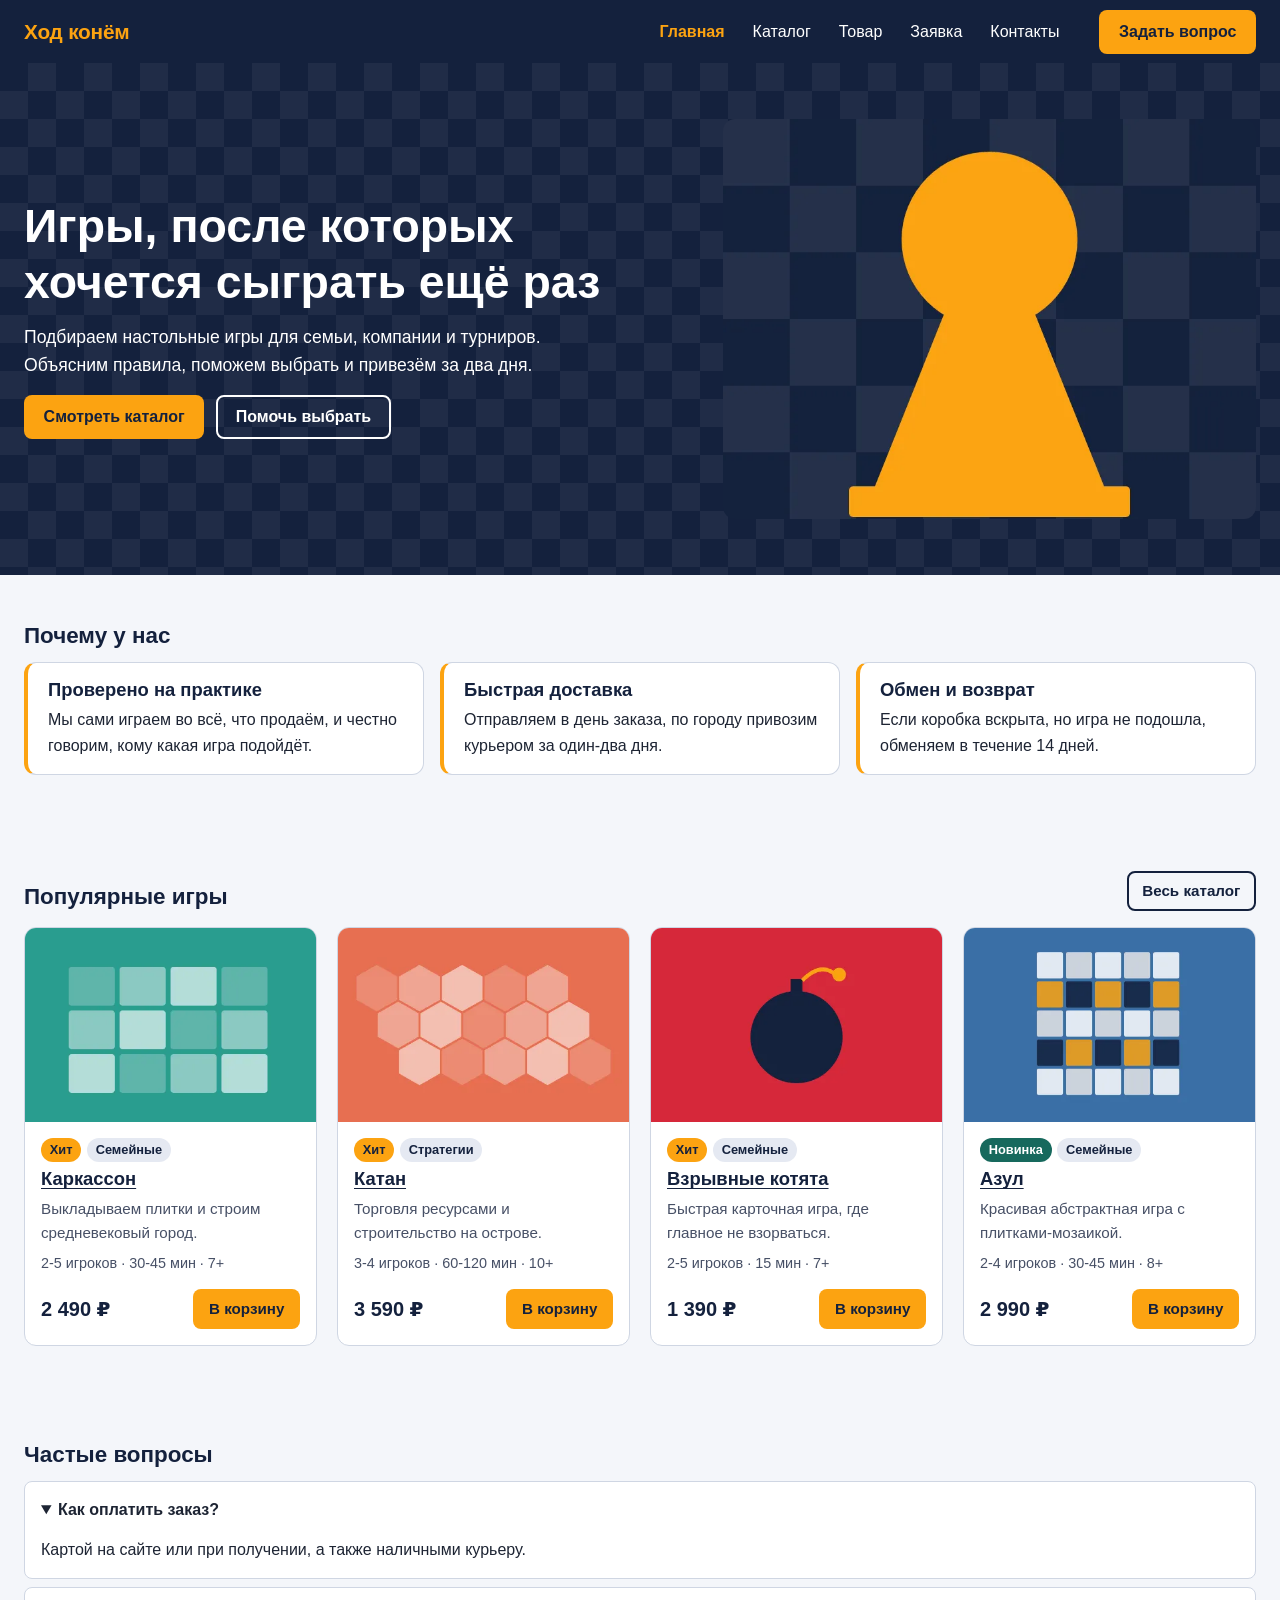
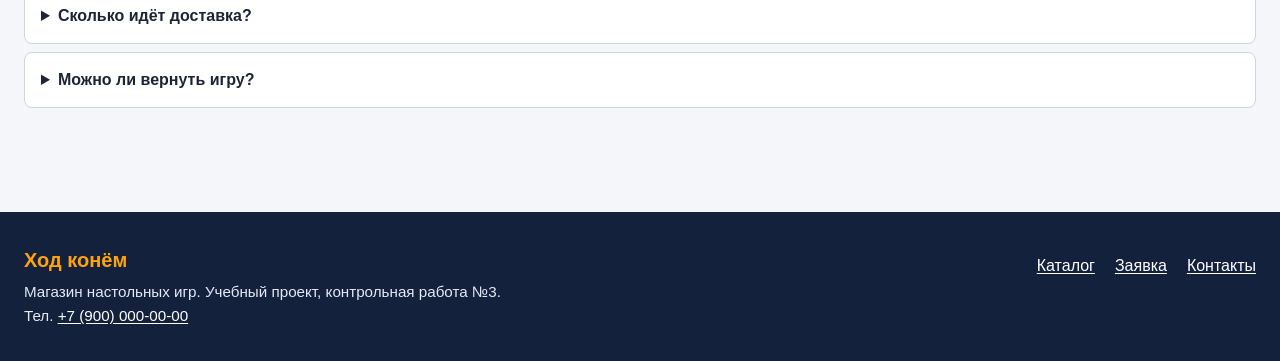
<file: index.html>
<!DOCTYPE html>
<html lang="ru">
<head>
  <meta charset="UTF-8">
  <meta name="viewport" content="width=device-width, initial-scale=1.0">
  <meta name="description" content="Магазин настольных игр: семейные, стратегии, вечеринки и классика.">
  <title>Ход конём - магазин настольных игр</title>
  <link rel="icon" href="data:,">
  <link rel="stylesheet" href="css/style.css">
  <link rel="stylesheet" href="css/responsive.css">
</head>
<body>
<a class="skip-link" href="#main">Перейти к основному содержимому</a>
<header class="site-header">
  <div class="container header__inner">
    <a class="brand" href="index.html">Ход конём</a>
    <button class="nav-toggle" type="button" aria-expanded="false" aria-controls="site-nav">
      <span class="nav-toggle__bars" aria-hidden="true"></span>
      <span>Меню</span>
    </button>
    <nav id="site-nav" class="site-nav" aria-label="Основная навигация">
      <ul>
        <li><a href="index.html" aria-current="page">Главная</a></li>
        <li><a href="catalog.html">Каталог</a></li>
        <li><a href="product.html">Товар</a></li>
        <li><a href="order.html">Заявка</a></li>
        <li><a href="contacts.html">Контакты</a></li>
      </ul>
      <button type="button" class="btn btn--primary" data-open-dialog>Задать вопрос</button>
    </nav>
  </div>
</header>

<main id="main" tabindex="-1">

<section class="hero" aria-labelledby="hero-title">
  <div class="container hero__inner">
    <div>
      <h1 id="hero-title">Игры, после которых хочется сыграть ещё раз</h1>
      <p class="hero__lead">Подбираем настольные игры для семьи, компании и турниров. Объясним правила, поможем выбрать и привезём за два дня.</p>
      <div class="btn-row">
        <a class="btn btn--primary" href="catalog.html">Смотреть каталог</a>
        <button type="button" class="btn btn--light" data-open-dialog>Помочь выбрать</button>
      </div>
    </div>
    <div class="hero__media">
      <!-- picture: на планшете (768-1023px) показывается широкий баннер, в остальных случаях квадратнее -->
      <picture>
        <source media="(min-width: 48em) and (max-width: 63.99em)" type="image/webp" srcset="images/hero-wide-960.webp 960w, images/hero-wide-1600.webp 1600w" sizes="100vw">
        <source media="(min-width: 48em) and (max-width: 63.99em)" srcset="images/hero-wide-960.png 960w, images/hero-wide-1600.png 1600w" sizes="100vw">
        <source type="image/webp" srcset="images/hero-narrow-480.webp 480w, images/hero-narrow-800.webp 800w" sizes="(min-width: 64em) 45vw, 92vw">
        <img src="images/hero-narrow-800.png" srcset="images/hero-narrow-480.png 480w, images/hero-narrow-800.png 800w" sizes="(min-width: 64em) 45vw, 92vw" width="800" height="600" alt="" decoding="async">
      </picture>
    </div>
  </div>
</section>

<section class="section container" aria-labelledby="why-title">
  <h2 id="why-title">Почему у нас</h2>
  <ul class="features">
    <li class="feature"><h3>Проверено на практике</h3><p>Мы сами играем во всё, что продаём, и честно говорим, кому какая игра подойдёт.</p></li>
    <li class="feature"><h3>Быстрая доставка</h3><p>Отправляем в день заказа, по городу привозим курьером за один-два дня.</p></li>
    <li class="feature"><h3>Обмен и возврат</h3><p>Если коробка вскрыта, но игра не подошла, обменяем в течение 14 дней.</p></li>
  </ul>
</section>

<section class="section container" aria-labelledby="pop-title">
  <div class="section__head">
    <h2 id="pop-title">Популярные игры</h2>
    <a class="btn btn--outline btn--small" href="catalog.html">Весь каталог</a>
  </div>
  <ul class="cards cards--4">
      <li class="card" data-id="1" data-cat="Семейные" data-price="2490">
        <a href="product.html?id=1" tabindex="-1" aria-hidden="true">
          <picture>
            <source type="image/webp" srcset="images/p1-480.webp 480w, images/p1-640.webp 640w, images/p1-960.webp 960w" sizes="(min-width: 64em) 22vw, (min-width: 30em) 46vw, 92vw">
            <img class="card__img" src="images/p1-640.png" srcset="images/p1-480.png 480w, images/p1-640.png 640w, images/p1-960.png 960w" sizes="(min-width: 64em) 22vw, (min-width: 30em) 46vw, 92vw" width="640" height="427" alt="Коробка настольной игры «Каркассон»" loading="lazy" decoding="async">
          </picture>
        </a>
        <div class="card__body">
          <div class="badges"><span class="badge badge--hit">Хит</span><span class="badge">Семейные</span></div>
          <h3 class="card__title"><a href="product.html?id=1">Каркассон</a></h3>
          <p class="card__text">Выкладываем плитки и строим средневековый город.</p>
          <p class="card__meta">2-5 игроков · 30-45 мин · 7+</p>
          <div class="card__footer">
            <span class="price">2 490 ₽</span>
            <button type="button" class="btn btn--primary btn--small" data-add data-title="Каркассон">В корзину</button>
          </div>
        </div>
      </li>
      <li class="card" data-id="2" data-cat="Стратегии" data-price="3590">
        <a href="product.html?id=2" tabindex="-1" aria-hidden="true">
          <picture>
            <source type="image/webp" srcset="images/p2-480.webp 480w, images/p2-640.webp 640w, images/p2-960.webp 960w" sizes="(min-width: 64em) 22vw, (min-width: 30em) 46vw, 92vw">
            <img class="card__img" src="images/p2-640.png" srcset="images/p2-480.png 480w, images/p2-640.png 640w, images/p2-960.png 960w" sizes="(min-width: 64em) 22vw, (min-width: 30em) 46vw, 92vw" width="640" height="427" alt="Коробка настольной игры «Катан»" loading="lazy" decoding="async">
          </picture>
        </a>
        <div class="card__body">
          <div class="badges"><span class="badge badge--hit">Хит</span><span class="badge">Стратегии</span></div>
          <h3 class="card__title"><a href="product.html?id=2">Катан</a></h3>
          <p class="card__text">Торговля ресурсами и строительство на острове.</p>
          <p class="card__meta">3-4 игроков · 60-120 мин · 10+</p>
          <div class="card__footer">
            <span class="price">3 590 ₽</span>
            <button type="button" class="btn btn--primary btn--small" data-add data-title="Катан">В корзину</button>
          </div>
        </div>
      </li>
      <li class="card" data-id="7" data-cat="Семейные" data-price="1390">
        <a href="product.html?id=7" tabindex="-1" aria-hidden="true">
          <picture>
            <source type="image/webp" srcset="images/p7-480.webp 480w, images/p7-640.webp 640w, images/p7-960.webp 960w" sizes="(min-width: 64em) 22vw, (min-width: 30em) 46vw, 92vw">
            <img class="card__img" src="images/p7-640.png" srcset="images/p7-480.png 480w, images/p7-640.png 640w, images/p7-960.png 960w" sizes="(min-width: 64em) 22vw, (min-width: 30em) 46vw, 92vw" width="640" height="427" alt="Коробка настольной игры «Взрывные котята»" loading="lazy" decoding="async">
          </picture>
        </a>
        <div class="card__body">
          <div class="badges"><span class="badge badge--hit">Хит</span><span class="badge">Семейные</span></div>
          <h3 class="card__title"><a href="product.html?id=7">Взрывные котята</a></h3>
          <p class="card__text">Быстрая карточная игра, где главное не взорваться.</p>
          <p class="card__meta">2-5 игроков · 15 мин · 7+</p>
          <div class="card__footer">
            <span class="price">1 390 ₽</span>
            <button type="button" class="btn btn--primary btn--small" data-add data-title="Взрывные котята">В корзину</button>
          </div>
        </div>
      </li>
      <li class="card" data-id="6" data-cat="Семейные" data-price="2990">
        <a href="product.html?id=6" tabindex="-1" aria-hidden="true">
          <picture>
            <source type="image/webp" srcset="images/p6-480.webp 480w, images/p6-640.webp 640w, images/p6-960.webp 960w" sizes="(min-width: 64em) 22vw, (min-width: 30em) 46vw, 92vw">
            <img class="card__img" src="images/p6-640.png" srcset="images/p6-480.png 480w, images/p6-640.png 640w, images/p6-960.png 960w" sizes="(min-width: 64em) 22vw, (min-width: 30em) 46vw, 92vw" width="640" height="427" alt="Коробка настольной игры «Азул»" loading="lazy" decoding="async">
          </picture>
        </a>
        <div class="card__body">
          <div class="badges"><span class="badge badge--new">Новинка</span><span class="badge">Семейные</span></div>
          <h3 class="card__title"><a href="product.html?id=6">Азул</a></h3>
          <p class="card__text">Красивая абстрактная игра с плитками-мозаикой.</p>
          <p class="card__meta">2-4 игроков · 30-45 мин · 8+</p>
          <div class="card__footer">
            <span class="price">2 990 ₽</span>
            <button type="button" class="btn btn--primary btn--small" data-add data-title="Азул">В корзину</button>
          </div>
        </div>
      </li>
  </ul>
</section>

<section class="section container faq" aria-labelledby="faq-title">
  <h2 id="faq-title">Частые вопросы</h2>
  <details open><summary>Как оплатить заказ?</summary><p>Картой на сайте или при получении, а также наличными курьеру.</p></details>
  <details><summary>Сколько идёт доставка?</summary><p>По городу один-два дня, по России от трёх до семи дней в зависимости от региона.</p></details>
  <details><summary>Можно ли вернуть игру?</summary><p>Да, в течение 14 дней, если сохранены комплектность и товарный вид.</p></details>
</section>

<dialog id="askDialog" class="dialog" aria-labelledby="askTitle">
  <div class="dialog__head">
    <h2 id="askTitle">Задать вопрос продавцу</h2>
    <button type="button" class="btn btn--outline dialog__close" data-close-dialog aria-label="Закрыть окно">✕</button>
  </div>
  <form id="askForm" class="dialog__body">
    <p id="askStatus" class="status" role="status" hidden></p>
    <div class="field">
      <label for="askName">Имя <span class="req" aria-hidden="true">*</span></label>
      <input type="text" id="askName" name="name" autocomplete="name" required>
    </div>
    <div class="field">
      <label for="askEmail">E-mail <span class="req" aria-hidden="true">*</span></label>
      <input type="email" id="askEmail" name="email" autocomplete="email" required>
    </div>
    <div class="field">
      <label for="askText">Вопрос <span class="req" aria-hidden="true">*</span></label>
      <textarea id="askText" name="question" rows="3" required></textarea>
    </div>
    <div class="btn-row">
      <button type="submit" class="btn btn--primary">Отправить</button>
      <button type="button" class="btn btn--outline" data-close-dialog>Закрыть</button>
    </div>
  </form>
</dialog>
<div id="live" class="live" role="status" aria-live="polite" hidden></div>
</main>

<footer class="site-footer">
  <div class="container footer__inner">
    <div>
      <p class="footer__brand">Ход конём</p>
      <p class="footer__text">Магазин настольных игр. Учебный проект, контрольная работа №3.</p>
      <p class="footer__text">Тел. <a href="tel:+79000000000">+7 (900) 000-00-00</a></p>
    </div>
    <nav class="footer__nav" aria-label="Навигация в подвале">
      <ul>
        <li><a href="catalog.html">Каталог</a></li>
        <li><a href="order.html">Заявка</a></li>
        <li><a href="contacts.html">Контакты</a></li>
      </ul>
    </nav>
  </div>
</footer>
<script src="js/main.js"></script>
</body>
</html>
</file>
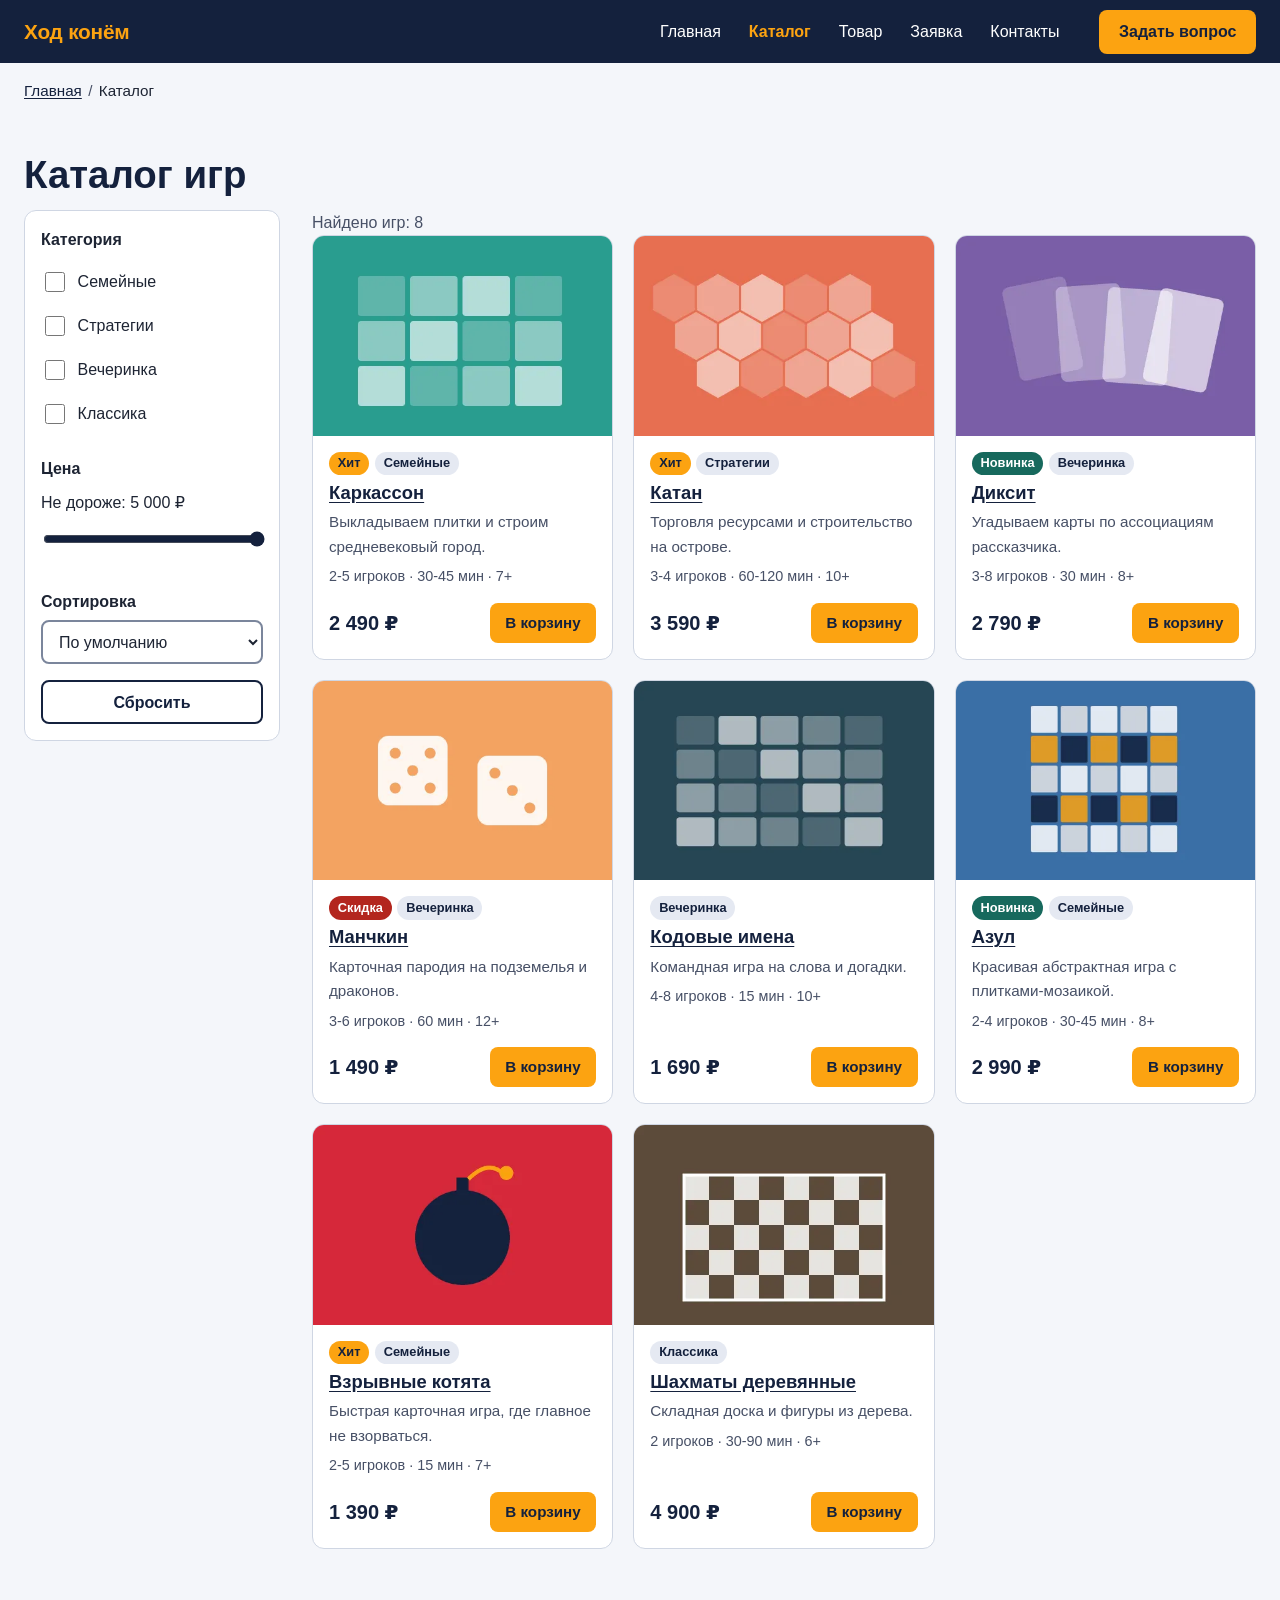
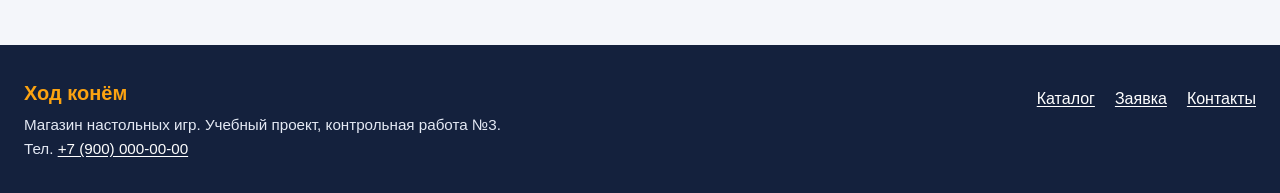
<file: catalog.html>
<!DOCTYPE html>
<html lang="ru">
<head>
  <meta charset="UTF-8">
  <meta name="viewport" content="width=device-width, initial-scale=1.0">
  <meta name="description" content="Каталог настольных игр с фильтром по категории и цене.">
  <title>Каталог - Ход конём</title>
  <link rel="icon" href="data:,">
  <link rel="stylesheet" href="css/style.css">
  <link rel="stylesheet" href="css/responsive.css">
</head>
<body>
<a class="skip-link" href="#main">Перейти к основному содержимому</a>
<header class="site-header">
  <div class="container header__inner">
    <a class="brand" href="index.html">Ход конём</a>
    <button class="nav-toggle" type="button" aria-expanded="false" aria-controls="site-nav">
      <span class="nav-toggle__bars" aria-hidden="true"></span>
      <span>Меню</span>
    </button>
    <nav id="site-nav" class="site-nav" aria-label="Основная навигация">
      <ul>
        <li><a href="index.html">Главная</a></li>
        <li><a href="catalog.html" aria-current="page">Каталог</a></li>
        <li><a href="product.html">Товар</a></li>
        <li><a href="order.html">Заявка</a></li>
        <li><a href="contacts.html">Контакты</a></li>
      </ul>
      <button type="button" class="btn btn--primary" data-open-dialog>Задать вопрос</button>
    </nav>
  </div>
</header>

<main id="main" tabindex="-1">

<div class="container">
  <nav class="breadcrumbs" aria-label="Хлебные крошки"><ol><li><a href="index.html">Главная</a></li><li aria-current="page">Каталог</li></ol></nav>
</div>
<div class="section container">
  <h1>Каталог игр</h1>
  <div class="catalog">
    <aside aria-label="Фильтры каталога">
      <button type="button" class="btn btn--outline filters-toggle" id="filtersToggle" aria-expanded="false" aria-controls="filters">Фильтры и сортировка</button>
      <form id="filters" class="filters">
        <fieldset>
          <legend>Категория</legend>
          <label class="check"><input type="checkbox" name="cat" value="Семейные"> Семейные</label>
          <label class="check"><input type="checkbox" name="cat" value="Стратегии"> Стратегии</label>
          <label class="check"><input type="checkbox" name="cat" value="Вечеринка"> Вечеринка</label>
          <label class="check"><input type="checkbox" name="cat" value="Классика"> Классика</label>
        </fieldset>
        <fieldset>
          <legend>Цена</legend>
          <label for="fMax">Не дороже: <output id="fMaxOut" for="fMax">5000 ₽</output></label>
          <input type="range" id="fMax" name="max" min="1000" max="5000" step="100" value="5000">
        </fieldset>
        <div class="field">
          <label for="fSort">Сортировка</label>
          <select id="fSort" name="sort">
            <option value="def">По умолчанию</option>
            <option value="asc">Сначала дешёвые</option>
            <option value="desc">Сначала дорогие</option>
          </select>
        </div>
        <button type="reset" class="btn btn--outline" style="margin-top:1rem;width:100%">Сбросить</button>
      </form>
    </aside>
    <div class="catalog__main">
      <h2 class="visually-hidden">Список игр</h2>
      <p class="catalog__count" id="count" role="status">Найдено игр: 8</p>
      <p class="empty" id="empty" role="status" hidden>По вашему запросу ничего не нашлось. Попробуйте изменить фильтры.</p>
      <ul class="cards cards--catalog" id="cardList">
      <li class="card" data-id="1" data-cat="Семейные" data-price="2490">
        <a href="product.html?id=1" tabindex="-1" aria-hidden="true">
          <picture>
            <source type="image/webp" srcset="images/p1-480.webp 480w, images/p1-640.webp 640w, images/p1-960.webp 960w" sizes="(min-width: 80em) 300px, (min-width: 64em) 30vw, (min-width: 30em) 46vw, 92vw">
            <img class="card__img" src="images/p1-640.png" srcset="images/p1-480.png 480w, images/p1-640.png 640w, images/p1-960.png 960w" sizes="(min-width: 80em) 300px, (min-width: 64em) 30vw, (min-width: 30em) 46vw, 92vw" width="640" height="427" alt="Коробка настольной игры «Каркассон»" loading="lazy" decoding="async">
          </picture>
        </a>
        <div class="card__body">
          <div class="badges"><span class="badge badge--hit">Хит</span><span class="badge">Семейные</span></div>
          <h3 class="card__title"><a href="product.html?id=1">Каркассон</a></h3>
          <p class="card__text">Выкладываем плитки и строим средневековый город.</p>
          <p class="card__meta">2-5 игроков · 30-45 мин · 7+</p>
          <div class="card__footer">
            <span class="price">2 490 ₽</span>
            <button type="button" class="btn btn--primary btn--small" data-add data-title="Каркассон">В корзину</button>
          </div>
        </div>
      </li>
      <li class="card" data-id="2" data-cat="Стратегии" data-price="3590">
        <a href="product.html?id=2" tabindex="-1" aria-hidden="true">
          <picture>
            <source type="image/webp" srcset="images/p2-480.webp 480w, images/p2-640.webp 640w, images/p2-960.webp 960w" sizes="(min-width: 80em) 300px, (min-width: 64em) 30vw, (min-width: 30em) 46vw, 92vw">
            <img class="card__img" src="images/p2-640.png" srcset="images/p2-480.png 480w, images/p2-640.png 640w, images/p2-960.png 960w" sizes="(min-width: 80em) 300px, (min-width: 64em) 30vw, (min-width: 30em) 46vw, 92vw" width="640" height="427" alt="Коробка настольной игры «Катан»" loading="lazy" decoding="async">
          </picture>
        </a>
        <div class="card__body">
          <div class="badges"><span class="badge badge--hit">Хит</span><span class="badge">Стратегии</span></div>
          <h3 class="card__title"><a href="product.html?id=2">Катан</a></h3>
          <p class="card__text">Торговля ресурсами и строительство на острове.</p>
          <p class="card__meta">3-4 игроков · 60-120 мин · 10+</p>
          <div class="card__footer">
            <span class="price">3 590 ₽</span>
            <button type="button" class="btn btn--primary btn--small" data-add data-title="Катан">В корзину</button>
          </div>
        </div>
      </li>
      <li class="card" data-id="3" data-cat="Вечеринка" data-price="2790">
        <a href="product.html?id=3" tabindex="-1" aria-hidden="true">
          <picture>
            <source type="image/webp" srcset="images/p3-480.webp 480w, images/p3-640.webp 640w, images/p3-960.webp 960w" sizes="(min-width: 80em) 300px, (min-width: 64em) 30vw, (min-width: 30em) 46vw, 92vw">
            <img class="card__img" src="images/p3-640.png" srcset="images/p3-480.png 480w, images/p3-640.png 640w, images/p3-960.png 960w" sizes="(min-width: 80em) 300px, (min-width: 64em) 30vw, (min-width: 30em) 46vw, 92vw" width="640" height="427" alt="Коробка настольной игры «Диксит»" loading="lazy" decoding="async">
          </picture>
        </a>
        <div class="card__body">
          <div class="badges"><span class="badge badge--new">Новинка</span><span class="badge">Вечеринка</span></div>
          <h3 class="card__title"><a href="product.html?id=3">Диксит</a></h3>
          <p class="card__text">Угадываем карты по ассоциациям рассказчика.</p>
          <p class="card__meta">3-8 игроков · 30 мин · 8+</p>
          <div class="card__footer">
            <span class="price">2 790 ₽</span>
            <button type="button" class="btn btn--primary btn--small" data-add data-title="Диксит">В корзину</button>
          </div>
        </div>
      </li>
      <li class="card" data-id="4" data-cat="Вечеринка" data-price="1490">
        <a href="product.html?id=4" tabindex="-1" aria-hidden="true">
          <picture>
            <source type="image/webp" srcset="images/p4-480.webp 480w, images/p4-640.webp 640w, images/p4-960.webp 960w" sizes="(min-width: 80em) 300px, (min-width: 64em) 30vw, (min-width: 30em) 46vw, 92vw">
            <img class="card__img" src="images/p4-640.png" srcset="images/p4-480.png 480w, images/p4-640.png 640w, images/p4-960.png 960w" sizes="(min-width: 80em) 300px, (min-width: 64em) 30vw, (min-width: 30em) 46vw, 92vw" width="640" height="427" alt="Коробка настольной игры «Манчкин»" loading="lazy" decoding="async">
          </picture>
        </a>
        <div class="card__body">
          <div class="badges"><span class="badge badge--sale">Скидка</span><span class="badge">Вечеринка</span></div>
          <h3 class="card__title"><a href="product.html?id=4">Манчкин</a></h3>
          <p class="card__text">Карточная пародия на подземелья и драконов.</p>
          <p class="card__meta">3-6 игроков · 60 мин · 12+</p>
          <div class="card__footer">
            <span class="price">1 490 ₽</span>
            <button type="button" class="btn btn--primary btn--small" data-add data-title="Манчкин">В корзину</button>
          </div>
        </div>
      </li>
      <li class="card" data-id="5" data-cat="Вечеринка" data-price="1690">
        <a href="product.html?id=5" tabindex="-1" aria-hidden="true">
          <picture>
            <source type="image/webp" srcset="images/p5-480.webp 480w, images/p5-640.webp 640w, images/p5-960.webp 960w" sizes="(min-width: 80em) 300px, (min-width: 64em) 30vw, (min-width: 30em) 46vw, 92vw">
            <img class="card__img" src="images/p5-640.png" srcset="images/p5-480.png 480w, images/p5-640.png 640w, images/p5-960.png 960w" sizes="(min-width: 80em) 300px, (min-width: 64em) 30vw, (min-width: 30em) 46vw, 92vw" width="640" height="427" alt="Коробка настольной игры «Кодовые имена»" loading="lazy" decoding="async">
          </picture>
        </a>
        <div class="card__body">
          <div class="badges"><span class="badge">Вечеринка</span></div>
          <h3 class="card__title"><a href="product.html?id=5">Кодовые имена</a></h3>
          <p class="card__text">Командная игра на слова и догадки.</p>
          <p class="card__meta">4-8 игроков · 15 мин · 10+</p>
          <div class="card__footer">
            <span class="price">1 690 ₽</span>
            <button type="button" class="btn btn--primary btn--small" data-add data-title="Кодовые имена">В корзину</button>
          </div>
        </div>
      </li>
      <li class="card" data-id="6" data-cat="Семейные" data-price="2990">
        <a href="product.html?id=6" tabindex="-1" aria-hidden="true">
          <picture>
            <source type="image/webp" srcset="images/p6-480.webp 480w, images/p6-640.webp 640w, images/p6-960.webp 960w" sizes="(min-width: 80em) 300px, (min-width: 64em) 30vw, (min-width: 30em) 46vw, 92vw">
            <img class="card__img" src="images/p6-640.png" srcset="images/p6-480.png 480w, images/p6-640.png 640w, images/p6-960.png 960w" sizes="(min-width: 80em) 300px, (min-width: 64em) 30vw, (min-width: 30em) 46vw, 92vw" width="640" height="427" alt="Коробка настольной игры «Азул»" loading="lazy" decoding="async">
          </picture>
        </a>
        <div class="card__body">
          <div class="badges"><span class="badge badge--new">Новинка</span><span class="badge">Семейные</span></div>
          <h3 class="card__title"><a href="product.html?id=6">Азул</a></h3>
          <p class="card__text">Красивая абстрактная игра с плитками-мозаикой.</p>
          <p class="card__meta">2-4 игроков · 30-45 мин · 8+</p>
          <div class="card__footer">
            <span class="price">2 990 ₽</span>
            <button type="button" class="btn btn--primary btn--small" data-add data-title="Азул">В корзину</button>
          </div>
        </div>
      </li>
      <li class="card" data-id="7" data-cat="Семейные" data-price="1390">
        <a href="product.html?id=7" tabindex="-1" aria-hidden="true">
          <picture>
            <source type="image/webp" srcset="images/p7-480.webp 480w, images/p7-640.webp 640w, images/p7-960.webp 960w" sizes="(min-width: 80em) 300px, (min-width: 64em) 30vw, (min-width: 30em) 46vw, 92vw">
            <img class="card__img" src="images/p7-640.png" srcset="images/p7-480.png 480w, images/p7-640.png 640w, images/p7-960.png 960w" sizes="(min-width: 80em) 300px, (min-width: 64em) 30vw, (min-width: 30em) 46vw, 92vw" width="640" height="427" alt="Коробка настольной игры «Взрывные котята»" loading="lazy" decoding="async">
          </picture>
        </a>
        <div class="card__body">
          <div class="badges"><span class="badge badge--hit">Хит</span><span class="badge">Семейные</span></div>
          <h3 class="card__title"><a href="product.html?id=7">Взрывные котята</a></h3>
          <p class="card__text">Быстрая карточная игра, где главное не взорваться.</p>
          <p class="card__meta">2-5 игроков · 15 мин · 7+</p>
          <div class="card__footer">
            <span class="price">1 390 ₽</span>
            <button type="button" class="btn btn--primary btn--small" data-add data-title="Взрывные котята">В корзину</button>
          </div>
        </div>
      </li>
      <li class="card" data-id="8" data-cat="Классика" data-price="4900">
        <a href="product.html?id=8" tabindex="-1" aria-hidden="true">
          <picture>
            <source type="image/webp" srcset="images/p8-480.webp 480w, images/p8-640.webp 640w, images/p8-960.webp 960w" sizes="(min-width: 80em) 300px, (min-width: 64em) 30vw, (min-width: 30em) 46vw, 92vw">
            <img class="card__img" src="images/p8-640.png" srcset="images/p8-480.png 480w, images/p8-640.png 640w, images/p8-960.png 960w" sizes="(min-width: 80em) 300px, (min-width: 64em) 30vw, (min-width: 30em) 46vw, 92vw" width="640" height="427" alt="Коробка настольной игры «Шахматы деревянные»" loading="lazy" decoding="async">
          </picture>
        </a>
        <div class="card__body">
          <div class="badges"><span class="badge">Классика</span></div>
          <h3 class="card__title"><a href="product.html?id=8">Шахматы деревянные</a></h3>
          <p class="card__text">Складная доска и фигуры из дерева.</p>
          <p class="card__meta">2 игроков · 30-90 мин · 6+</p>
          <div class="card__footer">
            <span class="price">4 900 ₽</span>
            <button type="button" class="btn btn--primary btn--small" data-add data-title="Шахматы деревянные">В корзину</button>
          </div>
        </div>
      </li>
      </ul>
    </div>
  </div>
</div>

<dialog id="askDialog" class="dialog" aria-labelledby="askTitle">
  <div class="dialog__head">
    <h2 id="askTitle">Задать вопрос продавцу</h2>
    <button type="button" class="btn btn--outline dialog__close" data-close-dialog aria-label="Закрыть окно">✕</button>
  </div>
  <form id="askForm" class="dialog__body">
    <p id="askStatus" class="status" role="status" hidden></p>
    <div class="field">
      <label for="askName">Имя <span class="req" aria-hidden="true">*</span></label>
      <input type="text" id="askName" name="name" autocomplete="name" required>
    </div>
    <div class="field">
      <label for="askEmail">E-mail <span class="req" aria-hidden="true">*</span></label>
      <input type="email" id="askEmail" name="email" autocomplete="email" required>
    </div>
    <div class="field">
      <label for="askText">Вопрос <span class="req" aria-hidden="true">*</span></label>
      <textarea id="askText" name="question" rows="3" required></textarea>
    </div>
    <div class="btn-row">
      <button type="submit" class="btn btn--primary">Отправить</button>
      <button type="button" class="btn btn--outline" data-close-dialog>Закрыть</button>
    </div>
  </form>
</dialog>
<div id="live" class="live" role="status" aria-live="polite" hidden></div>
</main>

<footer class="site-footer">
  <div class="container footer__inner">
    <div>
      <p class="footer__brand">Ход конём</p>
      <p class="footer__text">Магазин настольных игр. Учебный проект, контрольная работа №3.</p>
      <p class="footer__text">Тел. <a href="tel:+79000000000">+7 (900) 000-00-00</a></p>
    </div>
    <nav class="footer__nav" aria-label="Навигация в подвале">
      <ul>
        <li><a href="catalog.html">Каталог</a></li>
        <li><a href="order.html">Заявка</a></li>
        <li><a href="contacts.html">Контакты</a></li>
      </ul>
    </nav>
  </div>
</footer>
<script src="js/main.js"></script>
</body>
</html>
</file>
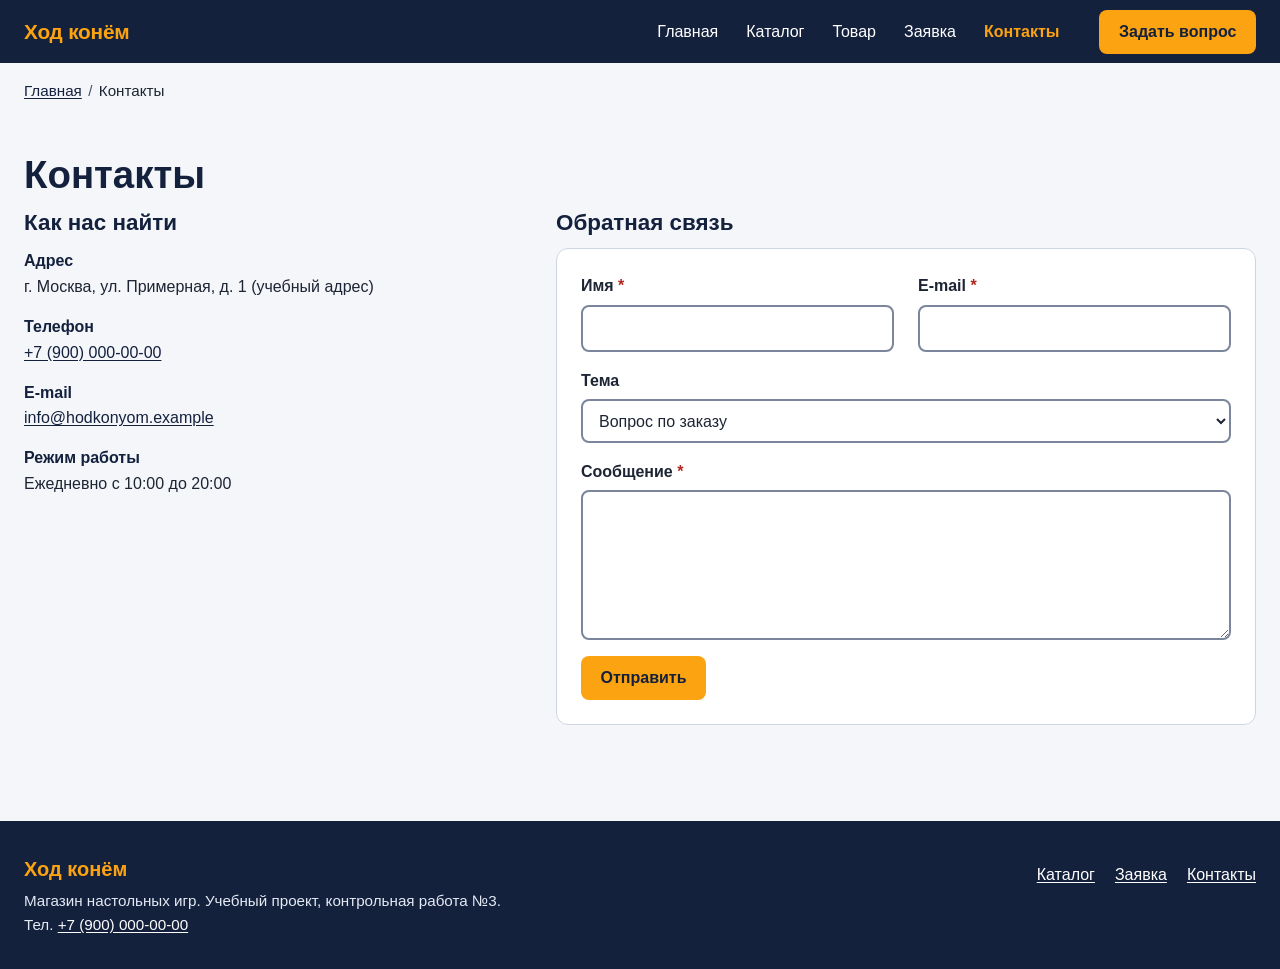
<file: contacts.html>
<!DOCTYPE html>
<html lang="ru">
<head>
  <meta charset="UTF-8">
  <meta name="viewport" content="width=device-width, initial-scale=1.0">
  <meta name="description" content="Контакты магазина и форма обратной связи.">
  <title>Контакты - Ход конём</title>
  <link rel="icon" href="data:,">
  <link rel="stylesheet" href="css/style.css">
  <link rel="stylesheet" href="css/responsive.css">
</head>
<body>
<a class="skip-link" href="#main">Перейти к основному содержимому</a>
<header class="site-header">
  <div class="container header__inner">
    <a class="brand" href="index.html">Ход конём</a>
    <button class="nav-toggle" type="button" aria-expanded="false" aria-controls="site-nav">
      <span class="nav-toggle__bars" aria-hidden="true"></span>
      <span>Меню</span>
    </button>
    <nav id="site-nav" class="site-nav" aria-label="Основная навигация">
      <ul>
        <li><a href="index.html">Главная</a></li>
        <li><a href="catalog.html">Каталог</a></li>
        <li><a href="product.html">Товар</a></li>
        <li><a href="order.html">Заявка</a></li>
        <li><a href="contacts.html" aria-current="page">Контакты</a></li>
      </ul>
      <button type="button" class="btn btn--primary" data-open-dialog>Задать вопрос</button>
    </nav>
  </div>
</header>

<main id="main" tabindex="-1">

<div class="container">
  <nav class="breadcrumbs" aria-label="Хлебные крошки"><ol><li><a href="index.html">Главная</a></li><li aria-current="page">Контакты</li></ol></nav>
</div>
<div class="section container">
  <h1>Контакты</h1>
  <div class="contacts">
    <section aria-labelledby="info-title">
      <h2 id="info-title">Как нас найти</h2>
      <dl class="contact-list">
        <div><dt>Адрес</dt><dd>г. Москва, ул. Примерная, д. 1 (учебный адрес)</dd></div>
        <div><dt>Телефон</dt><dd><a href="tel:+79000000000">+7 (900) 000-00-00</a></dd></div>
        <div><dt>E-mail</dt><dd><a href="mailto:info@hodkonyom.example">info@hodkonyom.example</a></dd></div>
        <div><dt>Режим работы</dt><dd>Ежедневно с 10:00 до 20:00</dd></div>
      </dl>
    </section>
    <section aria-labelledby="fb-title">
      <h2 id="fb-title">Обратная связь</h2>
      <p id="contactStatus" class="status" role="status" tabindex="-1" hidden></p>
      <form id="contactForm" class="form">
        <div class="form-grid">
          <div class="field">
            <label for="cName">Имя <span class="req" aria-hidden="true">*</span></label>
            <input type="text" id="cName" name="name" autocomplete="name" required>
          </div>
          <div class="field">
            <label for="cEmail">E-mail <span class="req" aria-hidden="true">*</span></label>
            <input type="email" id="cEmail" name="email" autocomplete="email" required>
          </div>
          <div class="field field--full">
            <label for="cTopic">Тема</label>
            <select id="cTopic" name="topic">
              <option>Вопрос по заказу</option>
              <option>Подбор игры</option>
              <option>Сотрудничество</option>
              <option>Другое</option>
            </select>
          </div>
          <div class="field field--full">
            <label for="cMsg">Сообщение <span class="req" aria-hidden="true">*</span></label>
            <textarea id="cMsg" name="message" rows="5" required></textarea>
          </div>
        </div>
        <div class="btn-row"><button type="submit" class="btn btn--primary">Отправить</button></div>
      </form>
    </section>
  </div>
</div>

<dialog id="askDialog" class="dialog" aria-labelledby="askTitle">
  <div class="dialog__head">
    <h2 id="askTitle">Задать вопрос продавцу</h2>
    <button type="button" class="btn btn--outline dialog__close" data-close-dialog aria-label="Закрыть окно">✕</button>
  </div>
  <form id="askForm" class="dialog__body">
    <p id="askStatus" class="status" role="status" hidden></p>
    <div class="field">
      <label for="askName">Имя <span class="req" aria-hidden="true">*</span></label>
      <input type="text" id="askName" name="name" autocomplete="name" required>
    </div>
    <div class="field">
      <label for="askEmail">E-mail <span class="req" aria-hidden="true">*</span></label>
      <input type="email" id="askEmail" name="email" autocomplete="email" required>
    </div>
    <div class="field">
      <label for="askText">Вопрос <span class="req" aria-hidden="true">*</span></label>
      <textarea id="askText" name="question" rows="3" required></textarea>
    </div>
    <div class="btn-row">
      <button type="submit" class="btn btn--primary">Отправить</button>
      <button type="button" class="btn btn--outline" data-close-dialog>Закрыть</button>
    </div>
  </form>
</dialog>
<div id="live" class="live" role="status" aria-live="polite" hidden></div>
</main>

<footer class="site-footer">
  <div class="container footer__inner">
    <div>
      <p class="footer__brand">Ход конём</p>
      <p class="footer__text">Магазин настольных игр. Учебный проект, контрольная работа №3.</p>
      <p class="footer__text">Тел. <a href="tel:+79000000000">+7 (900) 000-00-00</a></p>
    </div>
    <nav class="footer__nav" aria-label="Навигация в подвале">
      <ul>
        <li><a href="catalog.html">Каталог</a></li>
        <li><a href="order.html">Заявка</a></li>
        <li><a href="contacts.html">Контакты</a></li>
      </ul>
    </nav>
  </div>
</footer>
<script src="js/main.js"></script>
</body>
</html>
</file>
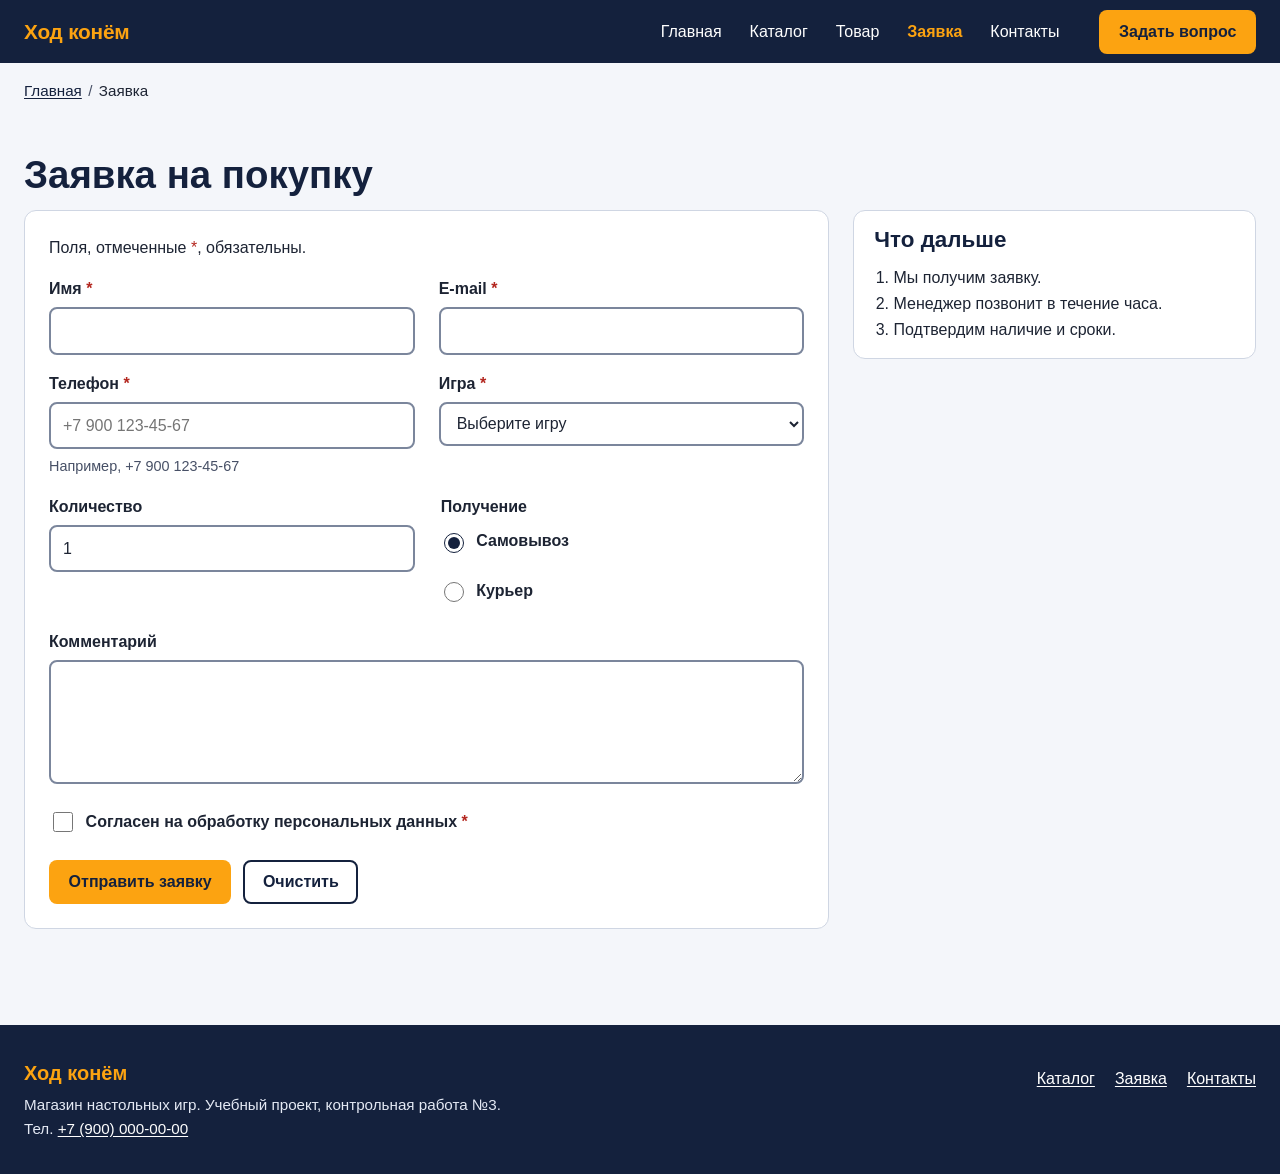
<file: order.html>
<!DOCTYPE html>
<html lang="ru">
<head>
  <meta charset="UTF-8">
  <meta name="viewport" content="width=device-width, initial-scale=1.0">
  <meta name="description" content="Форма заявки на покупку настольной игры.">
  <title>Заявка - Ход конём</title>
  <link rel="icon" href="data:,">
  <link rel="stylesheet" href="css/style.css">
  <link rel="stylesheet" href="css/responsive.css">
</head>
<body>
<a class="skip-link" href="#main">Перейти к основному содержимому</a>
<header class="site-header">
  <div class="container header__inner">
    <a class="brand" href="index.html">Ход конём</a>
    <button class="nav-toggle" type="button" aria-expanded="false" aria-controls="site-nav">
      <span class="nav-toggle__bars" aria-hidden="true"></span>
      <span>Меню</span>
    </button>
    <nav id="site-nav" class="site-nav" aria-label="Основная навигация">
      <ul>
        <li><a href="index.html">Главная</a></li>
        <li><a href="catalog.html">Каталог</a></li>
        <li><a href="product.html">Товар</a></li>
        <li><a href="order.html" aria-current="page">Заявка</a></li>
        <li><a href="contacts.html">Контакты</a></li>
      </ul>
      <button type="button" class="btn btn--primary" data-open-dialog>Задать вопрос</button>
    </nav>
  </div>
</header>

<main id="main" tabindex="-1">

<div class="container">
  <nav class="breadcrumbs" aria-label="Хлебные крошки"><ol><li><a href="index.html">Главная</a></li><li aria-current="page">Заявка</li></ol></nav>
</div>
<div class="section container">
  <h1>Заявка на покупку</h1>
  <div class="order-layout">
    <div>
      <p id="orderStatus" class="status" role="status" tabindex="-1" hidden></p>
      <form id="orderForm" class="form" aria-label="Форма заявки">
        <p class="hint" style="margin:0">Поля, отмеченные <span class="req" aria-hidden="true">*</span>, обязательны.</p>
        <div class="form-grid">
          <div class="field">
            <label for="oName">Имя <span class="req" aria-hidden="true">*</span></label>
            <input type="text" id="oName" name="name" autocomplete="name" required>
          </div>
          <div class="field">
            <label for="oEmail">E-mail <span class="req" aria-hidden="true">*</span></label>
            <input type="email" id="oEmail" name="email" autocomplete="email" required>
          </div>
          <div class="field">
            <label for="oPhone">Телефон <span class="req" aria-hidden="true">*</span></label>
            <input type="tel" id="oPhone" name="phone" autocomplete="tel" inputmode="tel" placeholder="+7 900 123-45-67" aria-describedby="oPhoneHint" required>
            <span class="hint" id="oPhoneHint">Например, +7 900 123-45-67</span>
          </div>
          <div class="field">
            <label for="oProduct">Игра <span class="req" aria-hidden="true">*</span></label>
            <select id="oProduct" name="product" required>
              <option value="">Выберите игру</option>
              <option value="1">Каркассон (2 490 ₽)</option><option value="2">Катан (3 590 ₽)</option><option value="3">Диксит (2 790 ₽)</option><option value="4">Манчкин (1 490 ₽)</option><option value="5">Кодовые имена (1 690 ₽)</option><option value="6">Азул (2 990 ₽)</option><option value="7">Взрывные котята (1 390 ₽)</option><option value="8">Шахматы деревянные (4 900 ₽)</option>
              <option value="other">Другое (подберите мне игру)</option>
            </select>
          </div>
          <div class="field">
            <label for="oQty">Количество</label>
            <input type="number" id="oQty" name="qty" value="1" min="1" max="10" inputmode="numeric">
          </div>
          <fieldset class="field">
            <legend>Получение</legend>
            <label class="check"><input type="radio" name="delivery" value="pickup" checked> Самовывоз</label>
            <label class="check"><input type="radio" name="delivery" value="courier"> Курьер</label>
          </fieldset>
          <div class="field field--full">
            <label for="oComment">Комментарий</label>
            <textarea id="oComment" name="comment" rows="4"></textarea>
          </div>
          <div class="field field--full">
            <label class="check"><input type="checkbox" name="agree" required> <span>Согласен на обработку персональных данных <span class="req" aria-hidden="true">*</span></span></label>
          </div>
        </div>
        <div class="btn-row">
          <button type="submit" class="btn btn--primary">Отправить заявку</button>
          <button type="reset" class="btn btn--outline">Очистить</button>
        </div>
      </form>
    </div>
    <aside class="aside-box" aria-labelledby="next-title">
      <h2 id="next-title">Что дальше</h2>
      <ol><li>Мы получим заявку.</li><li>Менеджер позвонит в течение часа.</li><li>Подтвердим наличие и сроки.</li></ol>
    </aside>
  </div>
</div>

<dialog id="askDialog" class="dialog" aria-labelledby="askTitle">
  <div class="dialog__head">
    <h2 id="askTitle">Задать вопрос продавцу</h2>
    <button type="button" class="btn btn--outline dialog__close" data-close-dialog aria-label="Закрыть окно">✕</button>
  </div>
  <form id="askForm" class="dialog__body">
    <p id="askStatus" class="status" role="status" hidden></p>
    <div class="field">
      <label for="askName">Имя <span class="req" aria-hidden="true">*</span></label>
      <input type="text" id="askName" name="name" autocomplete="name" required>
    </div>
    <div class="field">
      <label for="askEmail">E-mail <span class="req" aria-hidden="true">*</span></label>
      <input type="email" id="askEmail" name="email" autocomplete="email" required>
    </div>
    <div class="field">
      <label for="askText">Вопрос <span class="req" aria-hidden="true">*</span></label>
      <textarea id="askText" name="question" rows="3" required></textarea>
    </div>
    <div class="btn-row">
      <button type="submit" class="btn btn--primary">Отправить</button>
      <button type="button" class="btn btn--outline" data-close-dialog>Закрыть</button>
    </div>
  </form>
</dialog>
<div id="live" class="live" role="status" aria-live="polite" hidden></div>
</main>

<footer class="site-footer">
  <div class="container footer__inner">
    <div>
      <p class="footer__brand">Ход конём</p>
      <p class="footer__text">Магазин настольных игр. Учебный проект, контрольная работа №3.</p>
      <p class="footer__text">Тел. <a href="tel:+79000000000">+7 (900) 000-00-00</a></p>
    </div>
    <nav class="footer__nav" aria-label="Навигация в подвале">
      <ul>
        <li><a href="catalog.html">Каталог</a></li>
        <li><a href="order.html">Заявка</a></li>
        <li><a href="contacts.html">Контакты</a></li>
      </ul>
    </nav>
  </div>
</footer>
<script src="js/products.js"></script>
<script src="js/main.js"></script>
</body>
</html>
</file>
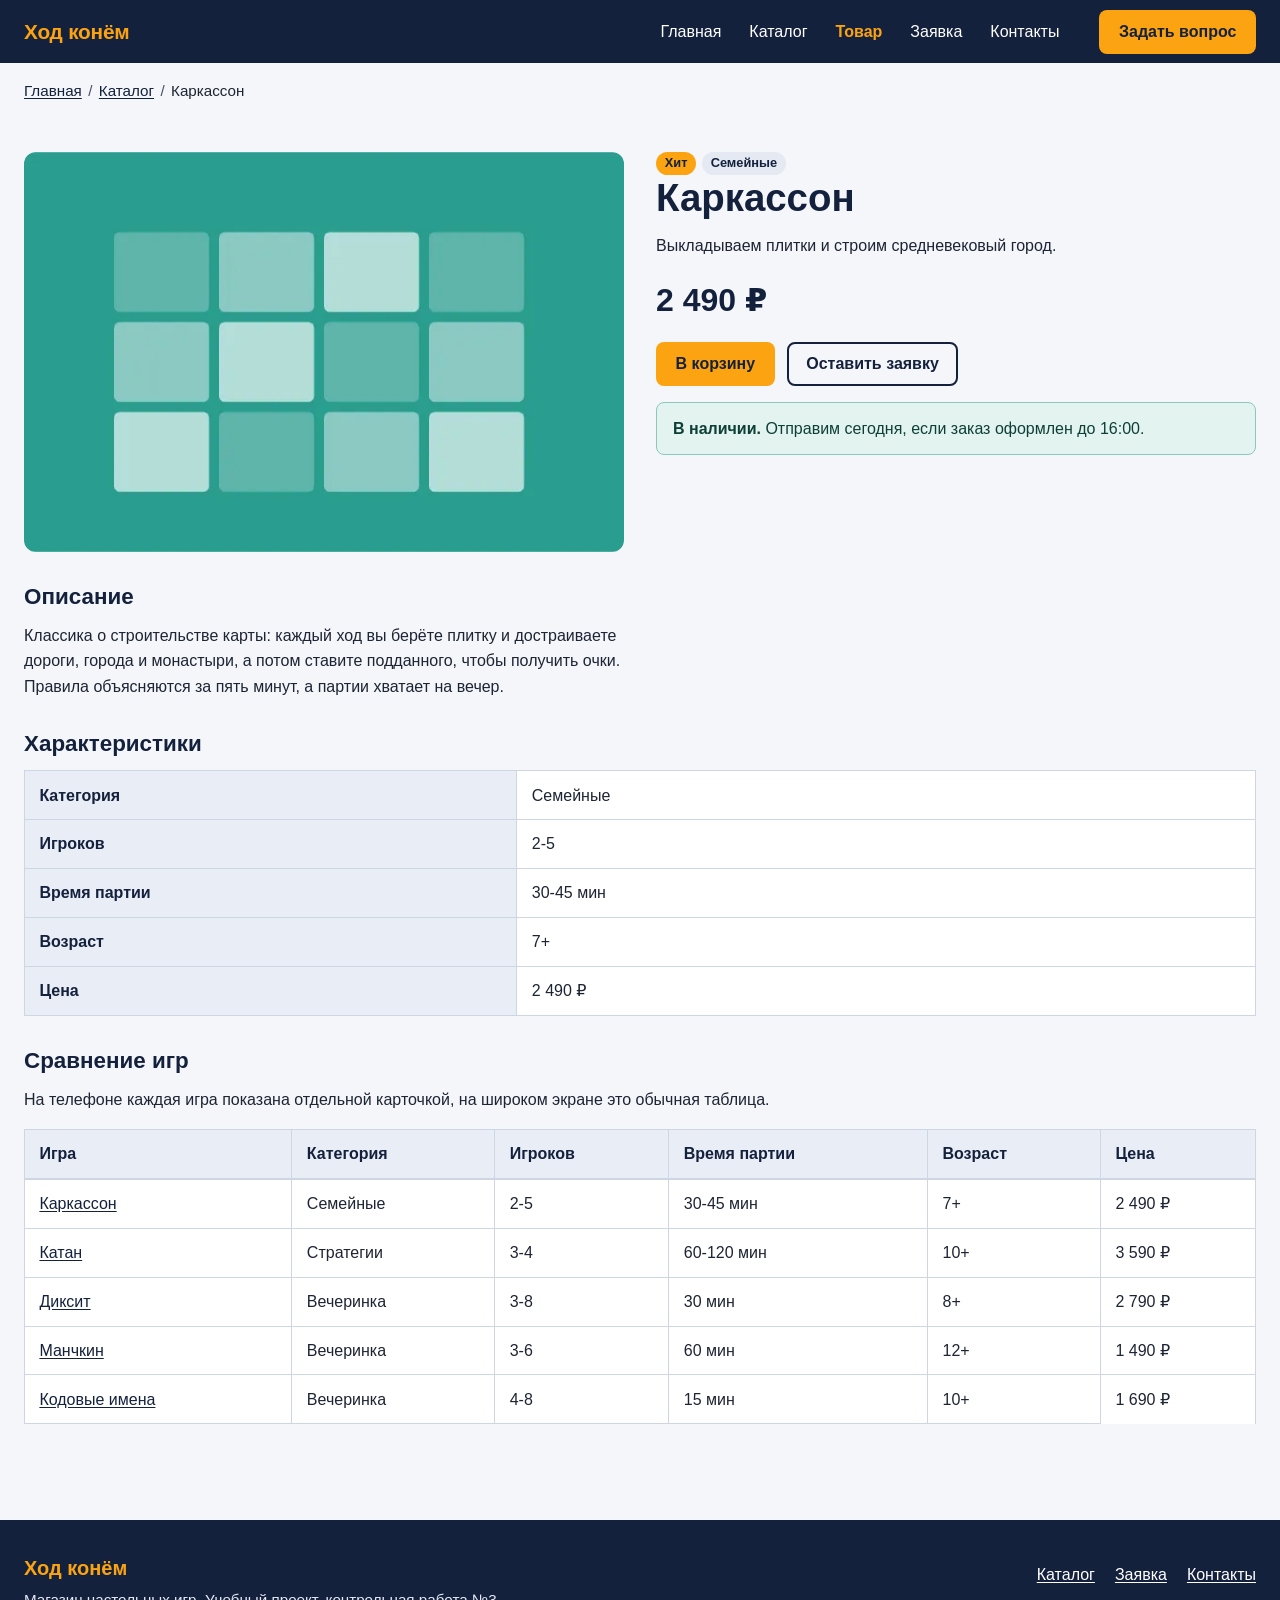
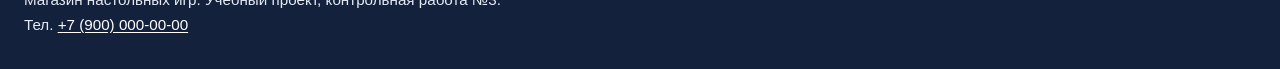
<file: product.html>
<!DOCTYPE html>
<html lang="ru">
<head>
  <meta charset="UTF-8">
  <meta name="viewport" content="width=device-width, initial-scale=1.0">
  <meta name="description" content="Страница товара: описание, характеристики и сравнение игр.">
  <title>Товар - Ход конём</title>
  <link rel="icon" href="data:,">
  <link rel="stylesheet" href="css/style.css">
  <link rel="stylesheet" href="css/responsive.css">
</head>
<body>
<a class="skip-link" href="#main">Перейти к основному содержимому</a>
<header class="site-header">
  <div class="container header__inner">
    <a class="brand" href="index.html">Ход конём</a>
    <button class="nav-toggle" type="button" aria-expanded="false" aria-controls="site-nav">
      <span class="nav-toggle__bars" aria-hidden="true"></span>
      <span>Меню</span>
    </button>
    <nav id="site-nav" class="site-nav" aria-label="Основная навигация">
      <ul>
        <li><a href="index.html">Главная</a></li>
        <li><a href="catalog.html">Каталог</a></li>
        <li><a href="product.html" aria-current="page">Товар</a></li>
        <li><a href="order.html">Заявка</a></li>
        <li><a href="contacts.html">Контакты</a></li>
      </ul>
      <button type="button" class="btn btn--primary" data-open-dialog>Задать вопрос</button>
    </nav>
  </div>
</header>

<main id="main" tabindex="-1">

<div class="container">
  <nav class="breadcrumbs" aria-label="Хлебные крошки"><ol><li><a href="index.html">Главная</a></li><li><a href="catalog.html">Каталог</a></li><li aria-current="page" id="bcName">Каркассон</li></ol></nav>
</div>
<div class="section container">
  <div class="product">
    <div>
      <picture>
        <source id="pWebp" type="image/webp" srcset="images/p1-480.webp 480w, images/p1-640.webp 640w, images/p1-960.webp 960w" sizes="(min-width: 48em) 45vw, 92vw">
        <img id="pImg" class="product__img" src="images/p1-640.png" srcset="images/p1-480.png 480w, images/p1-640.png 640w, images/p1-960.png 960w" sizes="(min-width: 48em) 45vw, 92vw" width="640" height="427" alt="Коробка настольной игры «Каркассон»">
      </picture>
    </div>
    <div>
      <div class="badges" id="pBadges"><span class="badge badge--hit">Хит</span><span class="badge">Семейные</span></div>
      <h1 id="pTitle">Каркассон</h1>
      <p id="pShort">Выкладываем плитки и строим средневековый город.</p>
      <p class="price price--lg" id="pPrice">2 490 ₽</p>
      <div class="product__buy">
        <button type="button" class="btn btn--primary" id="pAdd" data-add data-title="Каркассон">В корзину</button>
        <a class="btn btn--outline" id="pOrder" href="order.html?product=1">Оставить заявку</a>
      </div>
      <p class="note"><strong>В наличии.</strong> Отправим сегодня, если заказ оформлен до 16:00.</p>
    </div>
  </div>

  <h2 class="table-title">Описание</h2>
  <p id="pDesc" style="max-width:70ch">Классика о строительстве карты: каждый ход вы берёте плитку и достраиваете дороги, города и монастыри, а потом ставите подданного, чтобы получить очки. Правила объясняются за пять минут, а партии хватает на вечер.</p>

  <h2 class="table-title">Характеристики</h2>
  <div class="table-wrapper">
    <table class="spec-table">
      <caption class="visually-hidden">Характеристики игры</caption>
      <tbody id="pSpecs">
        <tr><th scope="row">Категория</th><td>Семейные</td></tr>
        <tr><th scope="row">Игроков</th><td>2-5</td></tr>
        <tr><th scope="row">Время партии</th><td>30-45 мин</td></tr>
        <tr><th scope="row">Возраст</th><td>7+</td></tr>
        <tr><th scope="row">Цена</th><td>2 490 ₽</td></tr>
      </tbody>
    </table>
  </div>

  <h2 class="table-title">Сравнение игр</h2>
  <p>На телефоне каждая игра показана отдельной карточкой, на широком экране это обычная таблица.</p>
  <div class="table-wrapper">
    <table class="data-table" role="table">
      <caption class="visually-hidden">Сравнение игр по основным параметрам</caption>
      <thead role="rowgroup">
        <tr role="row">
          <th role="columnheader" scope="col">Игра</th><th role="columnheader" scope="col">Категория</th><th role="columnheader" scope="col">Игроков</th>
          <th role="columnheader" scope="col">Время партии</th><th role="columnheader" scope="col">Возраст</th><th role="columnheader" scope="col">Цена</th>
        </tr>
      </thead>
      <tbody role="rowgroup">
          <tr role="row">
            <td role="cell" data-label="Игра"><a href="product.html?id=1">Каркассон</a></td>
            <td role="cell" data-label="Категория">Семейные</td>
            <td role="cell" data-label="Игроков">2-5</td>
            <td role="cell" data-label="Время партии">30-45 мин</td>
            <td role="cell" data-label="Возраст">7+</td>
            <td role="cell" data-label="Цена">2 490 ₽</td>
          </tr>
          <tr role="row">
            <td role="cell" data-label="Игра"><a href="product.html?id=2">Катан</a></td>
            <td role="cell" data-label="Категория">Стратегии</td>
            <td role="cell" data-label="Игроков">3-4</td>
            <td role="cell" data-label="Время партии">60-120 мин</td>
            <td role="cell" data-label="Возраст">10+</td>
            <td role="cell" data-label="Цена">3 590 ₽</td>
          </tr>
          <tr role="row">
            <td role="cell" data-label="Игра"><a href="product.html?id=3">Диксит</a></td>
            <td role="cell" data-label="Категория">Вечеринка</td>
            <td role="cell" data-label="Игроков">3-8</td>
            <td role="cell" data-label="Время партии">30 мин</td>
            <td role="cell" data-label="Возраст">8+</td>
            <td role="cell" data-label="Цена">2 790 ₽</td>
          </tr>
          <tr role="row">
            <td role="cell" data-label="Игра"><a href="product.html?id=4">Манчкин</a></td>
            <td role="cell" data-label="Категория">Вечеринка</td>
            <td role="cell" data-label="Игроков">3-6</td>
            <td role="cell" data-label="Время партии">60 мин</td>
            <td role="cell" data-label="Возраст">12+</td>
            <td role="cell" data-label="Цена">1 490 ₽</td>
          </tr>
          <tr role="row">
            <td role="cell" data-label="Игра"><a href="product.html?id=5">Кодовые имена</a></td>
            <td role="cell" data-label="Категория">Вечеринка</td>
            <td role="cell" data-label="Игроков">4-8</td>
            <td role="cell" data-label="Время партии">15 мин</td>
            <td role="cell" data-label="Возраст">10+</td>
            <td role="cell" data-label="Цена">1 690 ₽</td>
          </tr>
      </tbody>
    </table>
  </div>
</div>

<dialog id="askDialog" class="dialog" aria-labelledby="askTitle">
  <div class="dialog__head">
    <h2 id="askTitle">Задать вопрос продавцу</h2>
    <button type="button" class="btn btn--outline dialog__close" data-close-dialog aria-label="Закрыть окно">✕</button>
  </div>
  <form id="askForm" class="dialog__body">
    <p id="askStatus" class="status" role="status" hidden></p>
    <div class="field">
      <label for="askName">Имя <span class="req" aria-hidden="true">*</span></label>
      <input type="text" id="askName" name="name" autocomplete="name" required>
    </div>
    <div class="field">
      <label for="askEmail">E-mail <span class="req" aria-hidden="true">*</span></label>
      <input type="email" id="askEmail" name="email" autocomplete="email" required>
    </div>
    <div class="field">
      <label for="askText">Вопрос <span class="req" aria-hidden="true">*</span></label>
      <textarea id="askText" name="question" rows="3" required></textarea>
    </div>
    <div class="btn-row">
      <button type="submit" class="btn btn--primary">Отправить</button>
      <button type="button" class="btn btn--outline" data-close-dialog>Закрыть</button>
    </div>
  </form>
</dialog>
<div id="live" class="live" role="status" aria-live="polite" hidden></div>
</main>

<footer class="site-footer">
  <div class="container footer__inner">
    <div>
      <p class="footer__brand">Ход конём</p>
      <p class="footer__text">Магазин настольных игр. Учебный проект, контрольная работа №3.</p>
      <p class="footer__text">Тел. <a href="tel:+79000000000">+7 (900) 000-00-00</a></p>
    </div>
    <nav class="footer__nav" aria-label="Навигация в подвале">
      <ul>
        <li><a href="catalog.html">Каталог</a></li>
        <li><a href="order.html">Заявка</a></li>
        <li><a href="contacts.html">Контакты</a></li>
      </ul>
    </nav>
  </div>
</footer>
<script src="js/products.js"></script>
<script src="js/main.js"></script>
</body>
</html>
</file>
<file: css/style.css>
/* ===== style.css: базовые стили проекта. Сначала мобильная версия (Mobile First) ===== */
:root {
  --navy: #14213d;
  --yellow: #fca311;
  --yellow-dark: #e8920a;
  --bg: #f4f6fa;
  --surface: #ffffff;
  --text: #1d2433;
  --muted: #475066;
  --line: #cfd6e3;
  --green: #17695d;
  --red: #b3261e;
  --radius: 0.75rem;
  --gap: 1rem;
  --font: "Segoe UI", Roboto, "Helvetica Neue", Arial, system-ui, sans-serif;
}

*, *::before, *::after { box-sizing: border-box; }
html { -webkit-text-size-adjust: 100%; scroll-padding-top: 5rem; }
body {
  margin: 0;
  font-family: var(--font);
  font-size: 1rem;
  line-height: 1.6;
  color: var(--text);
  background: var(--bg);
}

/* адаптивные изображения и видео не выходят за контейнер */
img, video { max-width: 100%; height: auto; display: block; }

/* длинные слова не должны растягивать страницу вбок */
h1, h2, h3, p, li, dd, td, th, a, label { overflow-wrap: break-word; }

h1, h2, h3 { line-height: 1.2; margin: 0 0 0.75rem; color: var(--navy); }
h1 { font-size: 1.75rem; }
h2 { font-size: 1.4rem; }
h3 { font-size: 1.15rem; }
p { margin: 0 0 1rem; }
a { color: var(--navy); text-underline-offset: 0.15em; }
a:hover { color: #0b6a5f; }

/* видимый фокус для всех интерактивных элементов */
:focus-visible { outline: 3px solid var(--navy); outline-offset: 3px; border-radius: 2px; }
.site-header :focus-visible, .site-footer :focus-visible, .hero :focus-visible { outline-color: var(--yellow); }

.visually-hidden {
  position: absolute !important; width: 1px; height: 1px; margin: -1px; padding: 0;
  overflow: hidden; clip: rect(0 0 0 0); white-space: nowrap; border: 0;
}

/* ссылка пропуска к основному содержимому */
.skip-link {
  position: absolute; left: 1rem; top: -4rem; z-index: 100;
  background: var(--yellow); color: var(--navy); font-weight: 700;
  padding: 0.75rem 1rem; border-radius: 0 0 0.5rem 0.5rem; text-decoration: none;
}
.skip-link:focus { top: 0; }

.container { width: 100%; max-width: 75rem; margin-inline: auto; padding-inline: 1rem; }
.section { padding-block: 2rem; }
main:focus { outline: none; }

/* ===== кнопки ===== */
.btn {
  display: inline-flex; align-items: center; justify-content: center; text-align: center;
  min-height: 2.75rem; padding: 0.5rem 1.1rem; border: 2px solid transparent; border-radius: 0.5rem;
  font: inherit; font-weight: 700; line-height: 1.2; text-decoration: none; cursor: pointer;
}
.btn--primary { background: var(--yellow); color: var(--navy); }
.btn--primary:hover { background: var(--yellow-dark); color: var(--navy); }
.btn--outline { background: transparent; border-color: var(--navy); color: var(--navy); }
.btn--outline:hover { background: var(--navy); color: #fff; }
.btn--light { background: transparent; border-color: #fff; color: #fff; }
.btn--light:hover { background: #fff; color: var(--navy); }
.btn--small { min-height: 2.5rem; padding: 0.35rem 0.85rem; font-size: 0.95rem; }
.btn-row { display: flex; flex-direction: column; gap: 0.75rem; }

/* ===== шапка и навигация (мобильный вид: меню спрятано за кнопкой) ===== */
.site-header { background: var(--navy); color: #fff; position: sticky; top: 0; z-index: 50; }
.header__inner { display: flex; flex-wrap: wrap; align-items: center; justify-content: space-between; gap: 0.5rem; padding-block: 0.6rem; }
.brand { color: var(--yellow); font-weight: 800; font-size: 1.3rem; text-decoration: none; letter-spacing: -0.01em; }
.brand:hover { color: #fff; }
.nav-toggle {
  display: inline-flex; align-items: center; gap: 0.6rem; min-height: 2.75rem; padding: 0.4rem 0.9rem;
  background: transparent; color: #fff; border: 2px solid #fff; border-radius: 0.5rem; font: inherit; font-weight: 700; cursor: pointer;
}
.nav-toggle__bars, .nav-toggle__bars::before, .nav-toggle__bars::after {
  display: block; width: 1.25rem; height: 2px; background: currentColor; content: ""; position: relative;
}
.nav-toggle__bars::before { position: absolute; top: -6px; }
.nav-toggle__bars::after { position: absolute; top: 6px; }
.nav-toggle[aria-expanded="true"] .nav-toggle__bars { background: transparent; }
.nav-toggle[aria-expanded="true"] .nav-toggle__bars::before { top: 0; transform: rotate(45deg); }
.nav-toggle[aria-expanded="true"] .nav-toggle__bars::after { top: 0; transform: rotate(-45deg); }

.site-nav { display: none; flex-basis: 100%; padding-bottom: 0.75rem; }
.site-nav.is-open { display: block; }
.site-nav ul { list-style: none; margin: 0 0 0.75rem; padding: 0; display: flex; flex-direction: column; }
.site-nav a:not(.btn) {
  display: flex; align-items: center; min-height: 2.75rem; padding: 0.4rem 0.25rem; color: #fff; text-decoration: none; border-bottom: 1px solid rgba(255, 255, 255, 0.2);
}
.site-nav a:not(.btn):hover { color: var(--yellow); }
.site-nav a[aria-current="page"] { color: var(--yellow); font-weight: 700; }
.site-nav .btn { width: 100%; }

/* ===== hero ===== */
.hero {
  color: #fff;
  background:
    conic-gradient(rgba(255, 255, 255, 0.05) 25%, transparent 0 50%, rgba(255, 255, 255, 0.05) 0 75%, transparent 0) 0 0 / 56px 56px,
    var(--navy);
  padding-block: 2rem;
}
.hero h1 { color: #fff; font-size: 1.9rem; }
.hero__inner { display: grid; gap: 1.5rem; grid-template-columns: minmax(0, 1fr); }
.hero__lead { font-size: 1.1rem; max-width: 36rem; }
.hero__media img { width: 100%; border-radius: var(--radius); }

/* ===== карточки ===== */
.cards { display: grid; gap: 1.25rem; grid-template-columns: minmax(0, 1fr); list-style: none; margin: 0; padding: 0; }
.card { display: flex; flex-direction: column; background: var(--surface); border: 1px solid var(--line); border-radius: var(--radius); overflow: hidden; }
.card__img { width: 100%; }
.card__body { display: flex; flex-direction: column; gap: 0.4rem; padding: 1rem; flex: 1; }
.card__title { margin: 0; font-size: 1.15rem; }
.card__text { margin: 0; color: var(--muted); font-size: 0.95rem; }
.card__meta { margin: 0; font-size: 0.9rem; color: var(--muted); }
.card__footer { margin-top: auto; padding-top: 0.5rem; display: flex; flex-wrap: wrap; align-items: center; justify-content: space-between; gap: 0.5rem; }
.price { font-weight: 800; font-size: 1.25rem; color: var(--navy); }
.price--lg { font-size: 2rem; }
.badges { display: flex; flex-wrap: wrap; gap: 0.35rem; }
.badge { display: inline-block; padding: 0.1rem 0.55rem; border-radius: 999px; font-size: 0.8rem; font-weight: 700; background: #e5e9f2; color: var(--navy); }
.badge--hit { background: var(--yellow); color: var(--navy); }
.badge--new { background: var(--green); color: #fff; }
.badge--sale { background: var(--red); color: #fff; }

.features { display: grid; gap: 1rem; grid-template-columns: minmax(0, 1fr); list-style: none; margin: 0; padding: 0; }
.feature { background: var(--surface); border: 1px solid var(--line); border-left: 4px solid var(--yellow); border-radius: var(--radius); padding: 1rem 1.25rem; }
.feature h3 { margin-bottom: 0.4rem; }
.feature p { margin: 0; }

.section__head { display: flex; flex-wrap: wrap; align-items: end; justify-content: space-between; gap: 0.75rem; margin-bottom: 1rem; }
.section__head h2 { margin: 0; }

/* ===== FAQ на details/summary ===== */
.faq details { background: var(--surface); border: 1px solid var(--line); border-radius: 0.5rem; margin-bottom: 0.5rem; }
.faq summary { cursor: pointer; padding: 0.9rem 1rem; font-weight: 700; min-height: 2.75rem; }
.faq details p { padding: 0 1rem 1rem; margin: 0; }

/* ===== хлебные крошки ===== */
.breadcrumbs { padding-block: 1rem 0; font-size: 0.95rem; }
.breadcrumbs ol { list-style: none; margin: 0; padding: 0; display: flex; flex-wrap: wrap; gap: 0.4rem; }
.breadcrumbs li:not(:last-child)::after { content: "/"; margin-left: 0.4rem; color: var(--muted); }

/* ===== каталог: на мобильном фильтр спрятан за кнопкой ===== */
.catalog { display: grid; gap: 1.25rem; grid-template-columns: minmax(0, 1fr); }
.catalog__bar { display: flex; flex-wrap: wrap; gap: 0.75rem; align-items: center; justify-content: space-between; }
.catalog__count { margin: 0; color: var(--muted); }
.filters-toggle { width: 100%; }
.filters { display: none; background: var(--surface); border: 1px solid var(--line); border-radius: var(--radius); padding: 1rem; }
.filters.is-open { display: block; }
.filters fieldset { border: 0; padding: 0; margin: 0 0 1.25rem; min-width: 0; }
.filters legend { font-weight: 700; padding: 0; margin-bottom: 0.5rem; }
.check { display: flex; align-items: center; gap: 0.6rem; min-height: 2.75rem; cursor: pointer; }
.check input { width: 1.25rem; height: 1.25rem; accent-color: var(--navy); flex: none; }
input[type="range"] { width: 100%; accent-color: var(--navy); min-height: 2.75rem; }
.empty { background: #fff3d6; border: 1px solid #e0b24a; border-radius: 0.5rem; padding: 0.9rem 1rem; color: #4a3500; }

/* ===== страница товара ===== */
.product { display: grid; gap: 1.5rem; grid-template-columns: minmax(0, 1fr); }
.product__img { width: 100%; border-radius: var(--radius); }
.product__buy { display: flex; flex-direction: column; gap: 0.75rem; margin-block: 1rem; }
.note { background: #e3f3ef; border: 1px solid #8cc7bb; color: #0d3f37; border-radius: 0.5rem; padding: 0.8rem 1rem; margin: 0; }
.qty { display: inline-flex; align-items: center; gap: 0.5rem; }

/* ===== таблицы: на мобильном карточное представление (строка = карточка) ===== */
.table-wrapper { overflow-x: auto; -webkit-overflow-scrolling: touch; }
.table-title { margin-top: 2rem; }
.data-table, .data-table tbody, .data-table tr, .data-table td { display: block; }
.data-table { width: 100%; border-collapse: collapse; }
.data-table thead { position: absolute; width: 1px; height: 1px; overflow: hidden; clip: rect(0 0 0 0); }
.data-table tr { background: var(--surface); border: 1px solid var(--line); border-radius: 0.5rem; margin-bottom: 0.75rem; overflow: hidden; }
.data-table td { display: flex; justify-content: space-between; gap: 1rem; padding: 0.55rem 0.9rem; border-bottom: 1px solid var(--line); text-align: right; }
.data-table td:last-child { border-bottom: 0; }
.data-table td::before { content: attr(data-label); font-weight: 700; text-align: left; color: var(--navy); }
.data-table caption { text-align: left; font-weight: 700; padding-bottom: 0.5rem; }

.spec-table { width: 100%; border-collapse: collapse; background: var(--surface); }
.spec-table th, .spec-table td { text-align: left; padding: 0.7rem 0.9rem; border: 1px solid var(--line); }
.spec-table th { width: 40%; background: #e9edf5; color: var(--navy); }

/* ===== формы: на мобильном одна колонка ===== */
.form { display: grid; gap: 1rem; grid-template-columns: minmax(0, 1fr); background: var(--surface); border: 1px solid var(--line); border-radius: var(--radius); padding: 1rem; }
.form-grid { display: grid; gap: 1rem; grid-template-columns: minmax(0, 1fr); }
.field { display: flex; flex-direction: column; gap: 0.35rem; min-width: 0; }
.field label, .field legend { font-weight: 700; }
.field .hint { font-size: 0.9rem; color: var(--muted); }
.field input, .field select, .field textarea {
  width: 100%; min-height: 2.75rem; padding: 0.55rem 0.75rem; font: inherit; color: var(--text);
  background: #fff; border: 2px solid #7b869c; border-radius: 0.5rem;
}
.field textarea { min-height: 7rem; resize: vertical; }
.field input:focus-visible, .field select:focus-visible, .field textarea:focus-visible { outline: 3px solid var(--navy); outline-offset: 2px; border-color: var(--navy); }
.field input:user-invalid, .field select:user-invalid, .field textarea:user-invalid { border-color: var(--red); }
fieldset.field { border: 0; padding: 0; margin: 0; }
.req { color: var(--red); }
.status { border-radius: 0.5rem; padding: 0.9rem 1rem; background: #e3f3ef; border: 1px solid #8cc7bb; color: #0d3f37; margin: 0; }
.status[hidden] { display: none; }
.aside-box { background: var(--surface); border: 1px solid var(--line); border-radius: var(--radius); padding: 1rem 1.25rem; }
.aside-box ol { padding-left: 1.2rem; margin: 0; }

/* ===== контакты ===== */
.contacts { display: grid; gap: 1.5rem; grid-template-columns: minmax(0, 1fr); }
.contact-list { margin: 0; display: grid; gap: 0.9rem; }
.contact-list dt { font-weight: 700; color: var(--navy); }
.contact-list dd { margin: 0; }

/* ===== модальное окно (нативный <dialog>) ===== */
.dialog { border: 0; border-radius: var(--radius); padding: 0; width: min(32rem, calc(100% - 2rem)); max-height: calc(100% - 2rem); overflow: auto; color: var(--text); }
.dialog::backdrop { background: rgba(10, 16, 30, 0.7); }
.dialog__head { display: flex; align-items: center; justify-content: space-between; gap: 1rem; padding: 1rem 1rem 0 1.25rem; }
.dialog__head h2 { margin: 0; font-size: 1.25rem; }
.dialog__body { padding: 1rem 1.25rem 1.25rem; display: grid; gap: 1rem; }
.dialog__close { min-width: 2.75rem; padding: 0.4rem; }

/* ===== подвал ===== */
.site-footer { background: var(--navy); color: #e4e9f4; margin-top: 3rem; padding-block: 2rem; }
.site-footer a { color: #fff; }
.footer__inner { display: flex; flex-direction: column; gap: 1.25rem; }
.footer__nav ul { list-style: none; margin: 0; padding: 0; display: flex; flex-wrap: wrap; gap: 0.25rem 1.25rem; }
.footer__nav a { display: inline-flex; align-items: center; min-height: 2.75rem; }
.footer__brand { color: var(--yellow); font-weight: 800; font-size: 1.25rem; margin: 0 0 0.25rem; }
.footer__text { margin: 0; font-size: 0.95rem; }

/* всплывающее сообщение для чтения скринридером и глазами */
.live { position: fixed; left: 1rem; right: 1rem; bottom: 1rem; z-index: 60; background: var(--navy); color: #fff; padding: 0.8rem 1rem; border-radius: 0.5rem; box-shadow: 0 0.5rem 1.5rem rgba(0, 0, 0, 0.3); }
.live[hidden] { display: none; }

.order-layout { display: grid; gap: 1.5rem; grid-template-columns: minmax(0, 1fr); }

/* чекбоксы и радиокнопки внутри .field не должны растягиваться как текстовые поля */
.field .check input { width: 1.25rem; height: 1.25rem; min-height: 0; padding: 0; border: 0; flex: none; }
.check span { min-width: 0; }
</file>
<file: css/responsive.css>
/* ===== responsive.css: адаптивные правила поверх style.css (подключается ПОСЛЕ него) =====
   Подход Mobile First: везде min-width, расширяем мобильную версию.
   Точки останова в em (1em = 16px): 30em = 480px, 40em = 640px, 48em = 768px, 64em = 1024px, 80em = 1280px. */

/* ---------- от 480px: крупные телефоны ---------- */
@media (min-width: 30em) {
  .cards { grid-template-columns: repeat(2, minmax(0, 1fr)); }
  .btn-row { flex-direction: row; flex-wrap: wrap; }
  .filters-toggle { width: auto; }
  .live { left: auto; max-width: 24rem; }
}

/* ---------- от 640px: таблица превращается из карточек в обычную ---------- */
@media (min-width: 40em) {
  h1 { font-size: 2.1rem; }
  .hero h1 { font-size: 2.4rem; }
  .data-table { display: table; min-width: 40rem; }
  .data-table thead { position: static; width: auto; height: auto; overflow: visible; clip: auto; display: table-header-group; }
  .data-table tbody { display: table-row-group; }
  .data-table tr { display: table-row; border: 0; margin: 0; border-radius: 0; background: transparent; }
  .data-table th, .data-table td { display: table-cell; padding: 0.7rem 0.9rem; border: 1px solid var(--line); text-align: left; }
  .data-table th { background: #e9edf5; color: var(--navy); }
  .data-table td { background: var(--surface); }
  .data-table td::before { content: none; }
  .data-table caption { display: table-caption; }
}

/* ---------- от 768px: планшет ---------- */
@media (min-width: 48em) {
  .section { padding-block: 3rem; }
  .container { padding-inline: 1.5rem; }
  /* навигация: кнопка-бургер исчезает, меню в одну строку (Flexbox) */
  .nav-toggle { display: none; }
  .site-nav { display: flex; align-items: center; gap: 1.25rem; flex-basis: auto; padding-bottom: 0; }
  .site-nav ul { flex-direction: row; gap: 0.25rem; margin: 0; }
  .site-nav a:not(.btn) { border-bottom: 0; padding-inline: 0.75rem; border-radius: 0.4rem; }
  .site-nav .btn { width: auto; }
  .features { grid-template-columns: repeat(3, minmax(0, 1fr)); }
  .btn-row--inline { flex-direction: row; }
  .product { grid-template-columns: minmax(0, 1fr) minmax(0, 1fr); align-items: start; gap: 2rem; }
  .product__buy { flex-direction: row; flex-wrap: wrap; align-items: center; }
  /* форма: две колонки (Grid) */
  .form { padding: 1.5rem; }
  .form-grid { grid-template-columns: repeat(2, minmax(0, 1fr)); gap: 1rem 1.5rem; }
  .field--full { grid-column: 1 / -1; }
  .order-layout { display: grid; grid-template-columns: minmax(0, 1fr); gap: 1.5rem; }
  .contacts { grid-template-columns: minmax(0, 1fr) minmax(0, 1.4fr); gap: 2rem; align-items: start; }
  .footer__inner { flex-direction: row; justify-content: space-between; align-items: flex-start; }
  .footer__nav ul { justify-content: flex-end; }
}

/* ---------- от 1024px: небольшой desktop ---------- */
@media (min-width: 64em) {
  .hero { padding-block: 3.5rem; }
  .hero__inner { grid-template-columns: minmax(0, 1.1fr) minmax(0, 0.9fr); align-items: center; gap: 3rem; }
  .cards--4 { grid-template-columns: repeat(4, minmax(0, 1fr)); }
  /* каталог: боковой фильтр слева, карточки справа */
  .catalog { grid-template-columns: 16rem minmax(0, 1fr); gap: 2rem; align-items: start; }
  .filters-toggle { display: none; }
  .filters { display: block; position: sticky; top: 5.5rem; }
  .catalog__main { min-width: 0; }
  .order-layout { grid-template-columns: minmax(0, 2fr) minmax(0, 1fr); align-items: start; }
  .site-nav { gap: 1.75rem; }
}

/* ---------- от 1280px: широкий desktop ---------- */
@media (min-width: 80em) {
  .container { max-width: 80rem; }
  .cards--catalog { grid-template-columns: repeat(3, minmax(0, 1fr)); }
  h1 { font-size: 2.4rem; }
  .hero h1 { font-size: 2.9rem; }
}

/* ---------- сенсорные экраны: цели нажатия покрупнее ---------- */
@media (pointer: coarse) {
  .btn--small { min-height: 2.75rem; }
  .faq summary { padding-block: 1rem; }
}

/* ---------- уважение к настройке "уменьшить движение" ---------- */
@media (prefers-reduced-motion: reduce) {
  * { scroll-behavior: auto !important; transition: none !important; animation: none !important; }
}

/* ---------- печать ---------- */
@media print {
  .site-header, .site-footer, .nav-toggle, .skip-link, .filters-toggle, .live { display: none !important; }
  body { background: #fff; }
}
</file>
